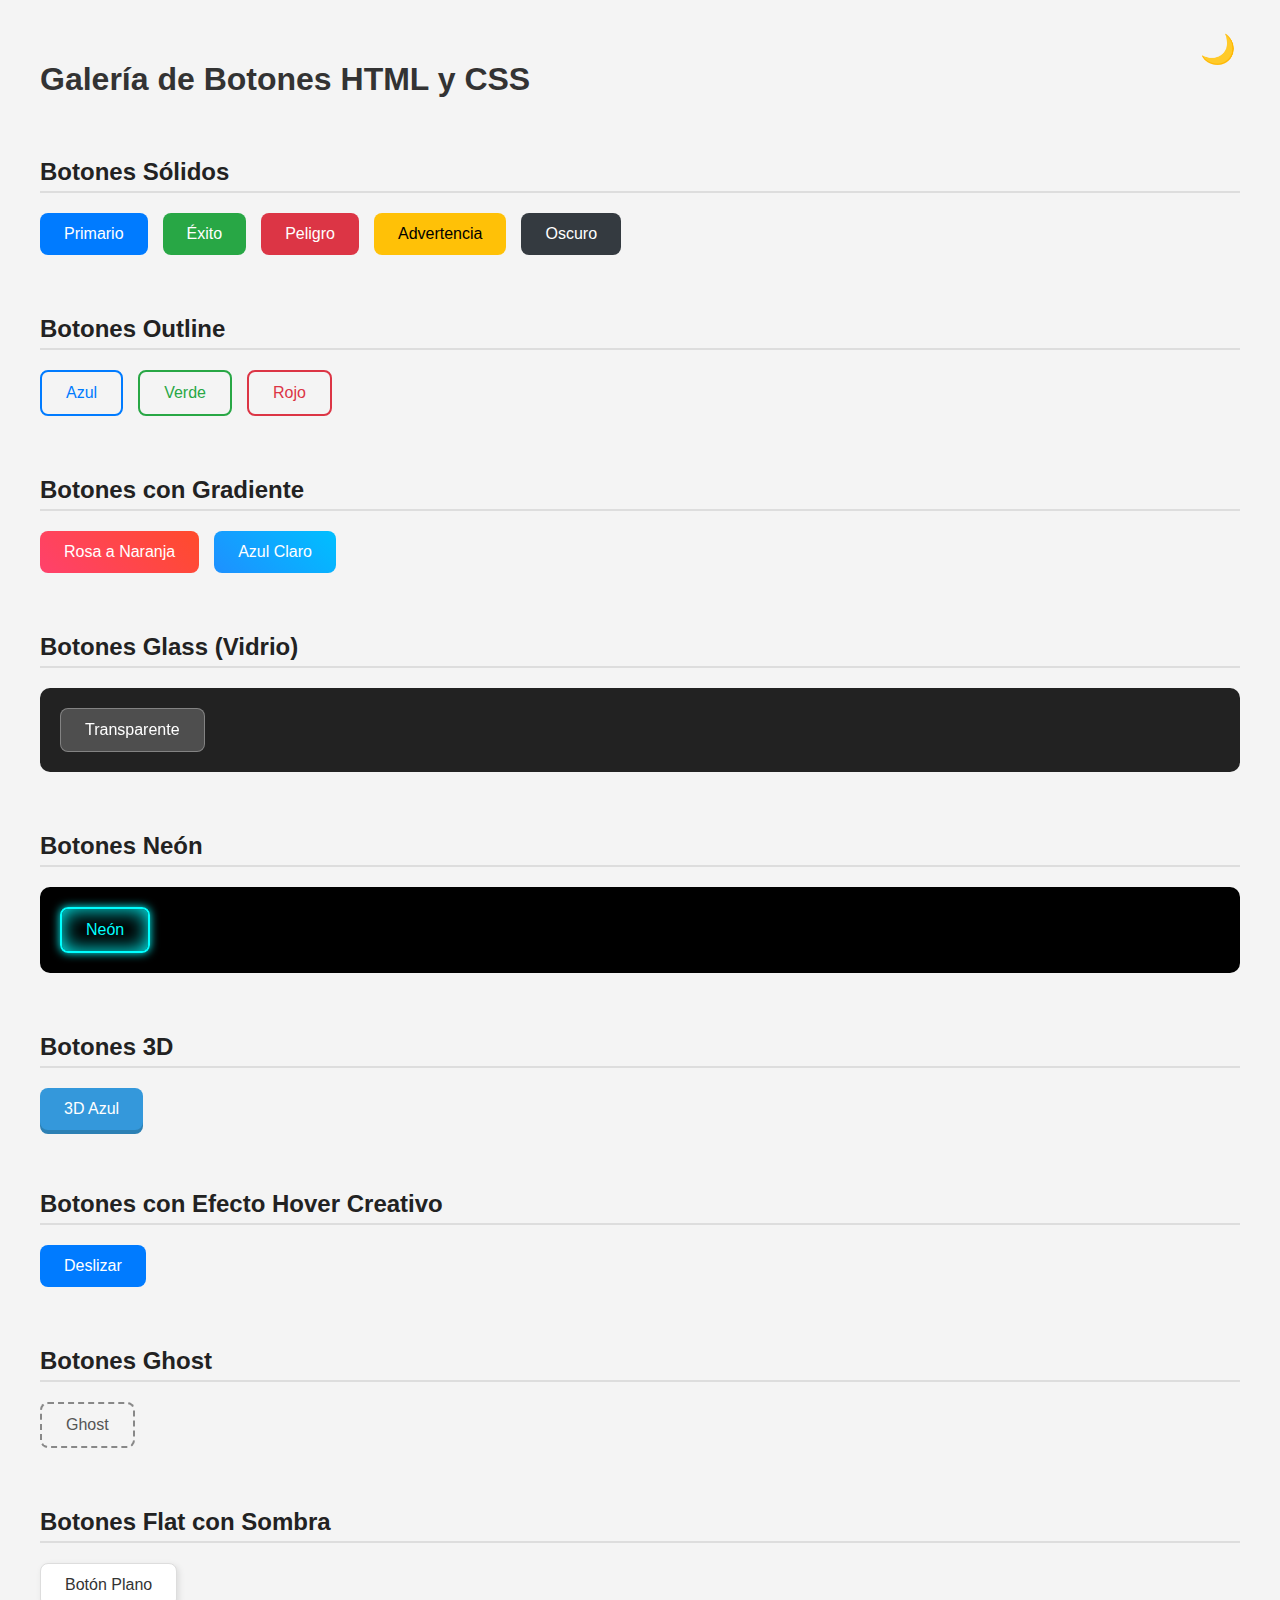
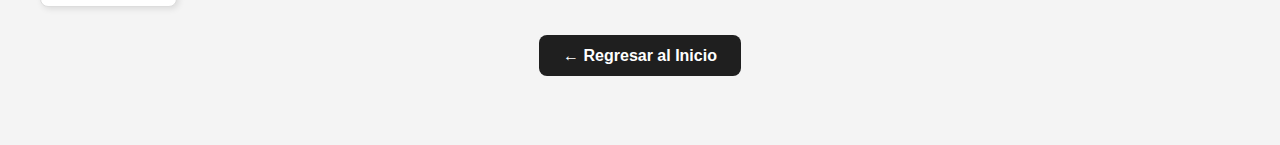
<file: botones.html>
<!DOCTYPE html>
<html lang="es">

<head>
  <meta charset="UTF-8">
  <meta name="viewport" content="width=device-width, initial-scale=1.0">
  <title>Galería de Botones</title>
  <!-- Botón modo oscuro -->
  <button class="theme-toggle" onclick="toggleTheme()">🌙</button>

  <style>
    body {
      margin: 0;
      font-family: 'Segoe UI', sans-serif;
      background: #f4f4f4;
      padding: 40px;
      color: #333;
    }

    h2 {
      margin-top: 60px;
      color: #222;
      border-bottom: 2px solid #ddd;
      padding-bottom: 5px;
    }

    .btn-container {
      display: flex;
      flex-wrap: wrap;
      gap: 15px;
      margin-top: 20px;
    }

    button {
      padding: 12px 24px;
      font-size: 16px;
      border: none;
      border-radius: 8px;
      cursor: pointer;
      transition: all 0.3s ease;
    }

    /* --- Botones sólidos --- */
    .btn-primary {
      background: #007bff;
      color: white;
    }

    .btn-primary:hover {
      background: #0056b3;
    }

    .btn-success {
      background: #28a745;
      color: white;
    }

    .btn-success:hover {
      background: #1d7d34;
    }

    .btn-danger {
      background: #dc3545;
      color: white;
    }

    .btn-danger:hover {
      background: #a71d2a;
    }

    .btn-warning {
      background: #ffc107;
      color: black;
    }

    .btn-warning:hover {
      background: #e0a800;
    }

    .btn-dark {
      background: #343a40;
      color: white;
    }

    .btn-dark:hover {
      background: #1d2124;
    }

    /* --- Botones outline --- */
    .btn-outline {
      background: transparent;
      border: 2px solid currentColor;
    }

    .btn-outline-blue {
      color: #007bff;
    }

    .btn-outline-blue:hover {
      background: #007bff;
      color: white;
    }

    .btn-outline-green {
      color: #28a745;
    }

    .btn-outline-green:hover {
      background: #28a745;
      color: white;
    }

    .btn-outline-red {
      color: #dc3545;
    }

    .btn-outline-red:hover {
      background: #dc3545;
      color: white;
    }

    /* --- Gradientes --- */
    .btn-gradient {
      color: white;
      background-image: linear-gradient(45deg, #ff416c, #ff4b2b);
      border: none;
    }

    .btn-gradient:hover {
      filter: brightness(1.1);
    }

    .btn-gradient-blue {
      background-image: linear-gradient(45deg, #1e90ff, #00bfff);
    }

    /* --- Glassmorphism --- */
    .btn-glass {
      background: rgba(255, 255, 255, 0.2);
      border: 1px solid rgba(255, 255, 255, 0.3);
      backdrop-filter: blur(10px);
      color: #fff;
    }

    .btn-glass:hover {
      background: rgba(255, 255, 255, 0.3);
    }

    /* --- Botones neón --- */
    .btn-neon {
      color: #0ff;
      border: 2px solid #0ff;
      background: transparent;
      box-shadow: 0 0 10px #0ff, 0 0 20px #0ff inset;
    }

    .btn-neon:hover {
      background: #0ff;
      color: #000;
      box-shadow: 0 0 20px #0ff, 0 0 30px #0ff inset;
    }

    /* --- Botones 3D --- */
    .btn-3d {
      background: #3498db;
      color: white;
      box-shadow: 0 4px #2c80b4;
    }

    .btn-3d:active {
      transform: translateY(4px);
      box-shadow: none;
    }

    /* --- Hover creativo --- */
    .btn-hover {
      position: relative;
      z-index: 1;
      overflow: hidden;
    }

    .btn-hover::before {
      content: "";
      position: absolute;
      left: -100%;
      top: 0;
      width: 100%;
      height: 100%;
      background: rgba(255, 255, 255, 0.3);
      transition: left 0.3s ease;
      z-index: 0;
    }

    .btn-hover:hover::before {
      left: 0;
    }

    /* --- Ghost / Transparentes --- */
    .btn-ghost {
      background: none;
      border: 2px dashed #888;
      color: #555;
    }

    .btn-ghost:hover {
      background: #eee;
      border-style: solid;
    }

    /* --- Flat + sombra --- */
    .btn-flat {
      background: #ffffff;
      border: 1px solid #ddd;
      box-shadow: 2px 2px 6px rgba(0, 0, 0, 0.1);
      color: #333;
    }

    .btn-flat:hover {
      background: #f1f1f1;
    }

    .return-button {
      text-align: center;
      margin: 40px 0;
    }

    .return-button a {
      background-color: #1f1f1f;
      color: #fff;
      padding: 12px 24px;
      border-radius: 8px;
      text-decoration: none;
      font-weight: bold;
      transition: background-color 0.3s ease;
    }

    .return-button a:hover {
      background-color: #444;
    }

    /* Botón de modo oscuro (solo emoji, arriba a la derecha) */
    .theme-toggle {
      position: fixed;
      top: 20px;
      right: 20px;
      background: none;
      border: none;
      font-size: 1.8rem;
      cursor: pointer;
      z-index: 1000;
      transition: transform 0.2s ease;
    }

    .theme-toggle:hover {
      transform: scale(1.2);
    }

    /* Modo oscuro */
    body.dark-mode {
      background: #1a1a1a;
      color: #f0f0f0;
    }

    body.dark-mode h2 {
      color: #fff;
      border-color: #444;
    }

    body.dark-mode .btn-flat {
      background: #333;
      color: #f0f0f0;
      border-color: #555;
    }

    body.dark-mode .btn-ghost {
      color: #ccc;
      border-color: #777;
    }

    body.dark-mode .btn-container {
      background-color: transparent;
    }
  </style>
</head>

<body>

  <h1>Galería de Botones HTML y CSS</h1>

  <h2>Botones Sólidos</h2>
  <div class="btn-container">
    <button class="btn-primary">Primario</button>
    <button class="btn-success">Éxito</button>
    <button class="btn-danger">Peligro</button>
    <button class="btn-warning">Advertencia</button>
    <button class="btn-dark">Oscuro</button>
  </div>

  <h2>Botones Outline</h2>
  <div class="btn-container">
    <button class="btn-outline btn-outline-blue">Azul</button>
    <button class="btn-outline btn-outline-green">Verde</button>
    <button class="btn-outline btn-outline-red">Rojo</button>
  </div>

  <h2>Botones con Gradiente</h2>
  <div class="btn-container">
    <button class="btn-gradient">Rosa a Naranja</button>
    <button class="btn-gradient btn-gradient-blue">Azul Claro</button>
  </div>

  <h2>Botones Glass (Vidrio)</h2>
  <div class="btn-container"
    style="background: url('https://www.transparenttextures.com/patterns/cubes.png') #222; padding: 20px; border-radius: 10px;">
    <button class="btn-glass">Transparente</button>
  </div>

  <h2>Botones Neón</h2>
  <div class="btn-container" style="background: #000; padding: 20px; border-radius: 10px;">
    <button class="btn-neon">Neón</button>
  </div>

  <h2>Botones 3D</h2>
  <div class="btn-container">
    <button class="btn-3d">3D Azul</button>
  </div>

  <h2>Botones con Efecto Hover Creativo</h2>
  <div class="btn-container">
    <button class="btn-primary btn-hover">Deslizar</button>
  </div>

  <h2>Botones Ghost</h2>
  <div class="btn-container">
    <button class="btn-ghost">Ghost</button>
  </div>

  <h2>Botones Flat con Sombra</h2>
  <div class="btn-container">
    <button class="btn-flat">Botón Plano</button>
  </div>
  <div class="return-button">
    <a href="index.html">← Regresar al Inicio</a>
  </div>
  <script>
    function toggleTheme() {
      document.body.classList.toggle('dark-mode');
      const btn = document.querySelector('.theme-toggle');
      btn.textContent = document.body.classList.contains('dark-mode') ? '☀️' : '🌙';
    }
  </script>

</body>

</html>
</file>
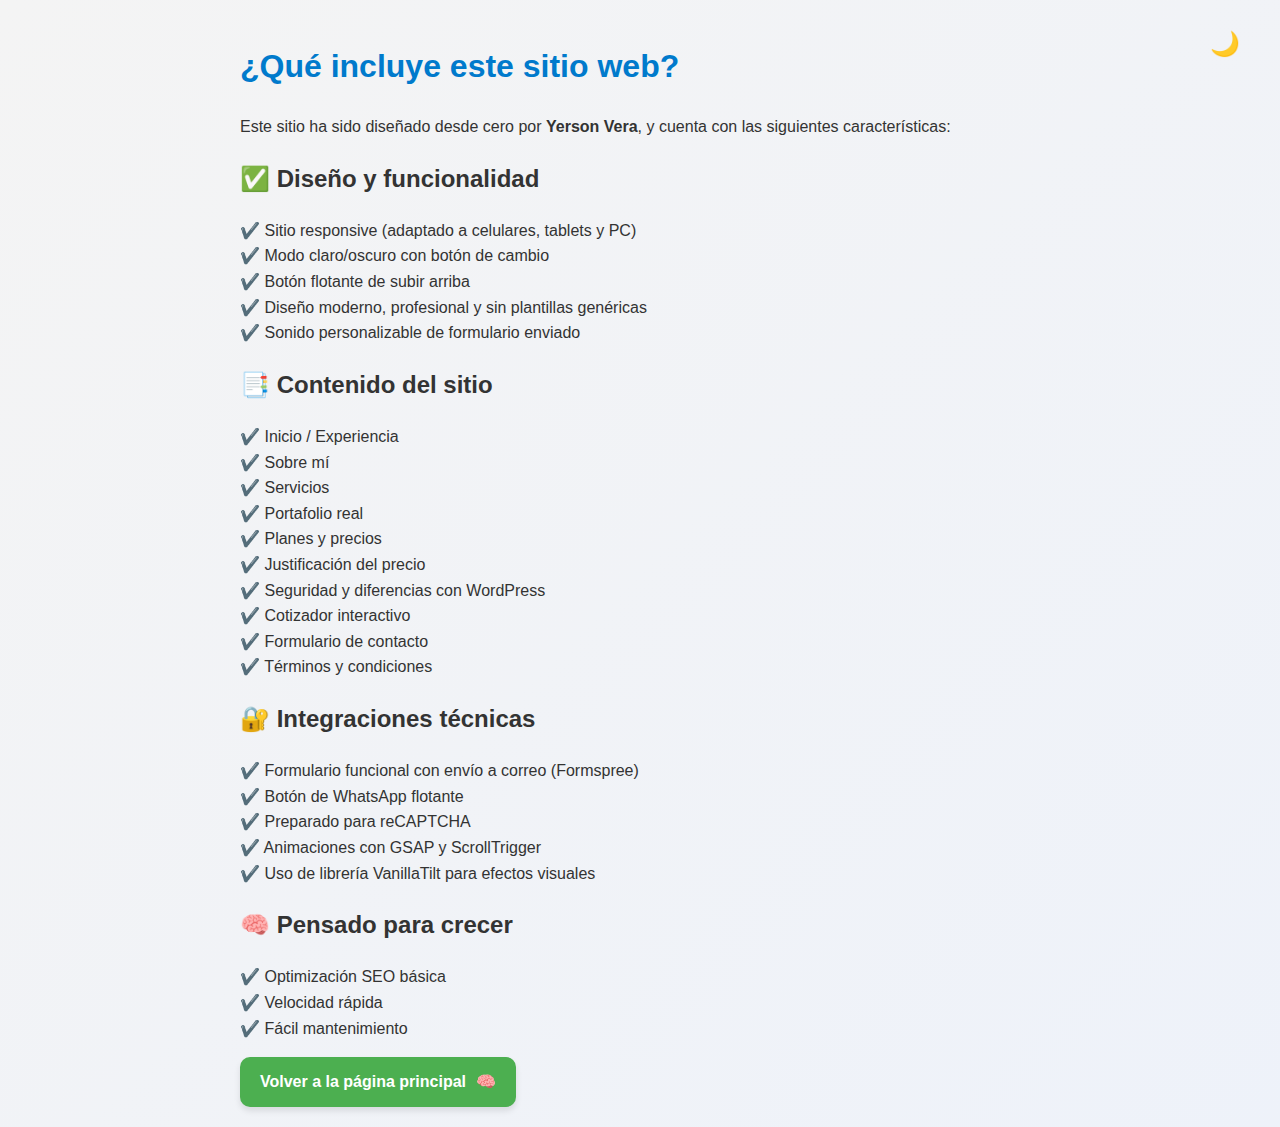
<file: detalles.html>
<!DOCTYPE html>
<html lang="es">
<head>
  <meta charset="UTF-8">
  <title>Detalles del Sitio Web</title>
  <meta name="viewport" content="width=device-width, initial-scale=1.0">
  <link rel="stylesheet" href="estilos.css">
  <style>
    body {
      font-family: 'Segoe UI', sans-serif;
      padding: 20px;
      max-width: 800px;
      margin: auto;
      line-height: 1.6;
    }

    h1 {
      color: #007acc;
    }

    ul {
      list-style: none;
      padding: 0;
    }

    ul li::before {
      content: "✔️ ";
      color: green;
    }

    a {
      color: #007acc;
    }

    #modo-oscuro-toggle {
      position: fixed;
      top: 20px;
      right: 20px;
      background: none;
      border: none;
      font-size: 1.5rem;
      cursor: pointer;
      transition: transform 0.3s ease;
      z-index: 999;
    }

    #modo-oscuro-toggle.animando {
      transform: rotate(360deg);
    }

    body.oscuro {
      background-color: #121212;
      color: white;
    }
  </style>
</head>
<body>

  <!-- Botón modo oscuro -->
  <button id="modo-oscuro-toggle" title="Modo oscuro 🌙">🌙</button>

  <h1>¿Qué incluye este sitio web?</h1>
  <p>Este sitio ha sido diseñado desde cero por <strong>Yerson Vera</strong>, y cuenta con las siguientes características:</p>

  <h2>✅ Diseño y funcionalidad</h2>
  <ul>
    <li>Sitio responsive (adaptado a celulares, tablets y PC)</li>
    <li>Modo claro/oscuro con botón de cambio</li>
    <li>Botón flotante de subir arriba</li>
    <li>Diseño moderno, profesional y sin plantillas genéricas</li>
    <li>Sonido personalizable de formulario enviado</li>
  </ul>

  <h2>📑 Contenido del sitio</h2>
  <ul>
    <li>Inicio / Experiencia</li>
    <li>Sobre mí</li>
    <li>Servicios</li>
    <li>Portafolio real</li>
    <li>Planes y precios</li>
    <li>Justificación del precio</li>
    <li>Seguridad y diferencias con WordPress</li>
    <li>Cotizador interactivo</li>
    <li>Formulario de contacto</li>
    <li>Términos y condiciones</li>
  </ul>

  <h2>🔐 Integraciones técnicas</h2>
  <ul>
    <li>Formulario funcional con envío a correo (Formspree)</li>
    <li>Botón de WhatsApp flotante</li>
    <li>Preparado para reCAPTCHA</li>
    <li>Animaciones con GSAP y ScrollTrigger</li>
    <li>Uso de librería VanillaTilt para efectos visuales</li>
  </ul>

  <h2>🧠 Pensado para crecer</h2>
  <ul>
    <li>Optimización SEO básica</li>
    <li>Velocidad rápida</li>
    <li>Fácil mantenimiento</li>
  </ul>

  <a href="index.html" class="boton-volver">
  Volver a la página principal
  <span class="emoji-rotativo">🧠</span>
</a>
<!-- ... justo antes de cerrar el body -->
<style>
  .boton-volver {
    display: inline-flex;
    align-items: center;
    gap: 10px;
    background-color: #4CAF50;
    color: white;
    padding: 12px 20px;
    border: none;
    border-radius: 10px;
    text-decoration: none;
    font-weight: bold;
    font-size: 1rem;
    box-shadow: 0 4px 6px rgba(0,0,0,0.1);
    transition: background-color 0.3s ease;
  }

  .boton-volver:hover {
    background-color: #45a049;
  }

  .emoji-rotativo {
    display: inline-block;
    animation: rotarEmojis 2s infinite ease-in-out;
  }

  @keyframes rotarEmojis {
    0% { content: "🧠"; transform: translateY(0); }
    25% { content: "🔐"; transform: translateY(-5px); }
    50% { content: "📑"; transform: translateY(0); }
    75% { content: "✅"; transform: translateY(-5px); }
    100% { content: "🧠"; transform: translateY(0); }
  }

  .rebote {
    animation: rebote 0.4s ease;
  }

  @keyframes rebote {
    0%   { transform: translateY(0); }
    50%  { transform: translateY(-8px); }
    100% { transform: translateY(0); }
  }
</style>

<script>
  document.addEventListener("DOMContentLoaded", () => {
    const emoji = document.querySelector('.emoji-rotativo');
    const lista = ["🧠", "🔐", "📑", "✅"];
    let i = 0;

    setInterval(() => {
      emoji.textContent = lista[i];
      emoji.classList.remove("rebote");
      void emoji.offsetWidth; // Reinicia animación
      emoji.classList.add("rebote");
      i = (i + 1) % lista.length;
    }, 1000);
  });
</script>

  <script>
    document.addEventListener("DOMContentLoaded", () => {
      const body = document.body;
      const toggle = document.getElementById("modo-oscuro-toggle");

      if (localStorage.getItem("modoOscuro") === "true") {
        body.classList.add("oscuro");
      }

      if (toggle) {
        toggle.addEventListener("click", () => {
          body.classList.toggle("oscuro");
          toggle.classList.add("animando");
          setTimeout(() => toggle.classList.remove("animando"), 300);
          localStorage.setItem("modoOscuro", body.classList.contains("oscuro"));
        });
      }
    });
  </script>

</body>
</html>
</file>
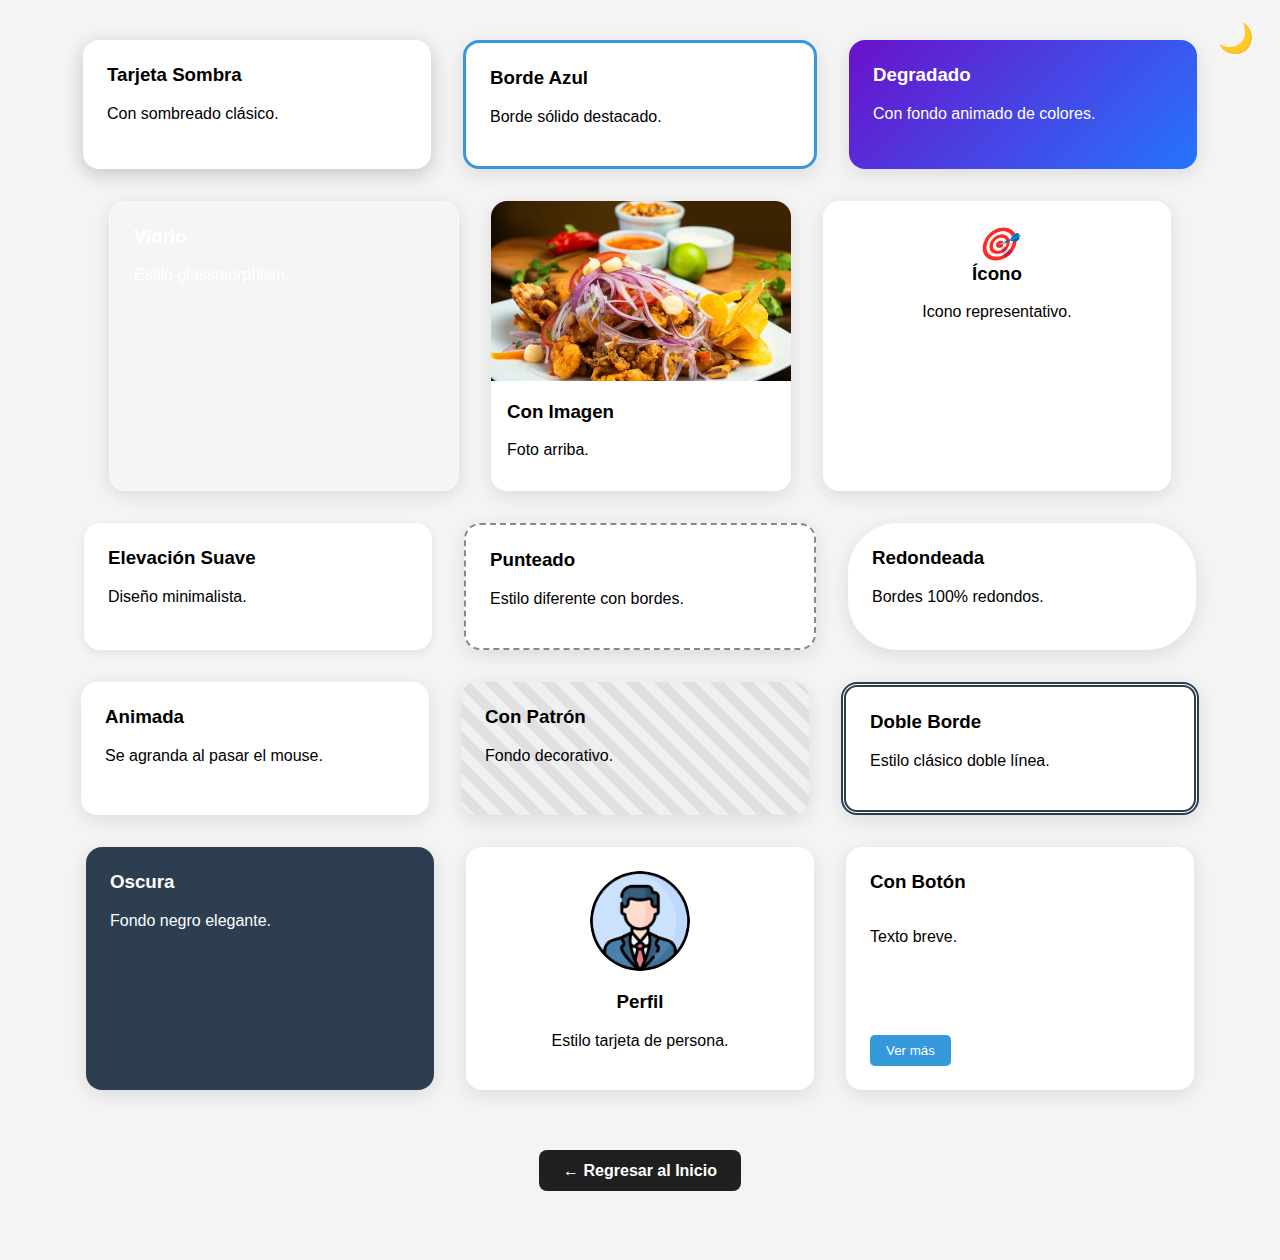
<file: targetas.html>
<!DOCTYPE html>
<html lang="es">

<head>
  <meta charset="UTF-8" />
  <meta name="viewport" content="width=device-width, initial-scale=1.0" />
  <title>Estilos de Tarjetas</title>
  <style>
    body {
      background: #f4f4f4;
      font-family: sans-serif;
      display: flex;
      flex-wrap: wrap;
      justify-content: center;
      padding: 2rem;
      gap: 2rem;
      transition: background 0.3s ease, color 0.3s ease;
    }

    body.dark-mode {
      background: #121212;
      color: white;
    }

    .card {
      width: 300px;
      padding: 1.5rem;
      border-radius: 1rem;
      box-shadow: 0 5px 20px rgba(0, 0, 0, 0.1);
      background: white;
      transition: 0.3s ease;
    }

    .card:hover {
      transform: translateY(-5px);
    }

    body.dark-mode .card {
      background: #1f1f1f;
      color: white;
      box-shadow: 0 5px 20px rgba(255, 255, 255, 0.05);
    }

    .card h3 {
      margin-top: 0;
    }

    .card.shadow {
      box-shadow: 0 5px 20px rgba(0, 0, 0, 0.2);
    }

    .card.border {
      border: 3px solid #3498db;
    }

    .card.gradient {
      background: linear-gradient(135deg, #6a11cb 0%, #2575fc 100%);
      color: white;
    }

    .card.glass {
      background: rgba(255, 255, 255, 0.1);
      backdrop-filter: blur(10px);
      border: 1px solid rgba(255, 255, 255, 0.3);
      color: white;
    }

    .card.image-top {
      padding: 0;
      overflow: hidden;
    }

    .card.image-top img {
      width: 100%;
      height: 180px;
      object-fit: cover;
    }

    .card.image-top .content {
      padding: 1rem;
    }

    .card.icon {
      text-align: center;
    }

    .card.icon i {
      font-size: 2rem;
      margin-bottom: 1rem;
    }

    .card.soft {
      box-shadow: 0 3px 10px rgba(0, 0, 0, 0.08);
    }

    .card.dashed {
      border: 2px dashed #7f8c8d;
    }

    .card.rounded {
      border-radius: 50px;
    }

    .card.animated:hover {
      transform: scale(1.05) rotate(1deg);
    }

    .card.pattern {
      background-image: repeating-linear-gradient(45deg, #f0f0f0, #f0f0f0 10px, #e0e0e0 10px, #e0e0e0 20px);
    }

    .card.double-border {
      border: 5px double #2c3e50;
    }

    .card.dark {
      background: #2c3e50;
      color: white;
    }

    .card.profile {
      text-align: center;
    }

    .card.profile img {
      width: 100px;
      border-radius: 50%;
      margin-bottom: 1rem;
    }

    .card.with-button {
      display: flex;
      flex-direction: column;
      align-items: start;
    }

    .card.with-button button {
      margin-top: auto;
      padding: 0.5rem 1rem;
      border: none;
      background: #3498db;
      color: white;
      border-radius: 5px;
      cursor: pointer;
    }

    .return-button {
      text-align: center;
      margin: 40px 0;
      width: 100%;
    }

    .return-button a {
      background-color: #1f1f1f;
      color: #fff;
      padding: 12px 24px;
      border-radius: 8px;
      text-decoration: none;
      font-weight: bold;
      transition: background-color 0.3s ease;
    }

    .return-button a:hover {
      background-color: #444;
    }

    /* BOTÓN FLOTANTE ARRIBA A LA DERECHA */
    .theme-toggle {
  position: fixed;
  top: 20px;
  right: 20px;
  background: none;
  border: none;
  font-size: 1.8rem;
  cursor: pointer;
  z-index: 1000;
  transition: transform 0.2s ease;
}

.theme-toggle:hover {
  transform: scale(1.2);
}

  </style>
</head>

<body>

  <!-- Tarjetas -->
  <div class="card shadow">
    <h3>Tarjeta Sombra</h3>
    <p>Con sombreado clásico.</p>
  </div>

  <div class="card border">
    <h3>Borde Azul</h3>
    <p>Borde sólido destacado.</p>
  </div>

  <div class="card gradient">
    <h3>Degradado</h3>
    <p>Con fondo animado de colores.</p>
  </div>

  <div class="card glass">
    <h3>Vidrio</h3>
    <p>Estilo glassmorphism.</p>
  </div>

  <div class="card image-top">
    <img src="jalea-mixta.webp" alt="fotoceviche" />
    <div class="content">
      <h3>Con Imagen</h3>
      <p>Foto arriba.</p>
    </div>
  </div>

  <div class="card icon"><i>🎯</i>
    <h3>Ícono</h3>
    <p>Icono representativo.</p>
  </div>

  <div class="card soft">
    <h3>Elevación Suave</h3>
    <p>Diseño minimalista.</p>
  </div>

  <div class="card dashed">
    <h3>Punteado</h3>
    <p>Estilo diferente con bordes.</p>
  </div>

  <div class="card rounded">
    <h3>Redondeada</h3>
    <p>Bordes 100% redondos.</p>
  </div>

  <div class="card animated">
    <h3>Animada</h3>
    <p>Se agranda al pasar el mouse.</p>
  </div>

  <div class="card pattern">
    <h3>Con Patrón</h3>
    <p>Fondo decorativo.</p>
  </div>

  <div class="card double-border">
    <h3>Doble Borde</h3>
    <p>Estilo clásico doble línea.</p>
  </div>

  <div class="card dark">
    <h3>Oscura</h3>
    <p>Fondo negro elegante.</p>
  </div>

  <div class="card profile">
    <img src="perfil.png" alt="Perfil" />
    <h3>Perfil</h3>
    <p>Estilo tarjeta de persona.</p>
  </div>

  <div class="card with-button">
    <h3>Con Botón</h3>
    <p>Texto breve.</p>
    <button>Ver más</button>
  </div>

  <div class="return-button">
    <a href="index.html">← Regresar al Inicio</a>
  </div>

  <!-- BOTÓN DE MODO OSCURO -->
  <button class="theme-toggle" onclick="toggleTheme()">🌙</button>

  <script>
    function toggleTheme() {
      document.body.classList.toggle('dark-mode');
      const btn = document.querySelector('.theme-toggle');
      btn.textContent = document.body.classList.contains('dark-mode') ? '☀️' : '🌙';
    }
  </script>

</body>

</html>
</file>
<file: estilos.css>
body {
  font-family: 'Segoe UI', sans-serif;
  margin: 0;
  padding: 0;
  background: #f4f4f4;
  color: #333;
  transition: background-color 0.3s ease, color 0.3s ease;
}

header {
  background: #111;
  color: #fff;
  padding: 20px;
  text-align: center;
  transition: background-color 0.3s ease;
}

nav ul {
  list-style: none;
  display: flex;
  justify-content: center;
  padding: 0;
}

nav ul li {
  margin: 0 15px;
}

nav a {
  color: #fff;
  text-decoration: none;
  transition: color 0.3s ease;
}

section {
  padding: 60px 20px;
  max-width: 900px;
  margin: auto;
}

form input,
form textarea {
  width: 100%;
  padding: 10px;
  margin-bottom: 15px;
  border: 1px solid #ccc;
  border-radius: 8px;
  font-size: 16px;
  box-sizing: border-box;
}

button {
  background: #111;
  color: white;
  padding: 10px 20px;
  border: none;
  border-radius: 6px;
  cursor: pointer;
  transition: background-color 0.3s ease;
}

/* Modo oscuro */
body.oscuro {
  background-color: #111;
  color: #f4f4f4;
}

body.oscuro header {
  background-color: #222;
}

body.oscuro nav a {
  color: #f4f4f4;
}

body.oscuro button {
  background-color: #444;
  color: #f4f4f4;
}

/* Mensaje de éxito */
#mensaje-enviado {
  background-color: #dff0d8;
  color: #3c763d;
  padding: 12px 20px;
  border-radius: 6px;
  border: 1px solid #c3e6cb;
  font-weight: bold;
  box-shadow: 0 0 5px rgba(0, 0, 0, 0.1);
  opacity: 0;
  transform: translateY(10px);
  transition: all 0.4s ease;
  display: none;
}

#mensaje-enviado.mostrar {
  display: block;
  opacity: 1;
  transform: translateY(0);
}

/* Estilos para los planes */
.plan {
  background: #fff;
  padding: 20px;
  margin: 20px 0;
  border-radius: 10px;
  box-shadow: 0 0 10px rgba(0, 0, 0, 0.05);
  transition: transform 0.2s ease, border 0.3s ease;
}

.plan:hover {
  transform: translateY(-4px);
}

.plan h3 {
  margin-top: 0;
  color: #111;
}

body.oscuro .plan {
  background: #1c1c1c;
  color: #f4f4f4;
  border: 1px solid rgba(255, 255, 255, 0.2);
  box-shadow: 0 0 10px rgba(255, 255, 255, 0.05);
}

body.oscuro .plan:hover {
  border: 1px solid rgba(255, 255, 255, 0.5);
}

#justificacion ul {
  padding-left: 20px;
}

#justificacion li {
  margin-bottom: 10px;
}

.plan h3 {
  margin-top: 0;
  color: #111;
}

body.oscuro .plan h3 {
  color: #ffffff;
}

/* -------------------------------
   Estilos destacados y responsive
-------------------------------- */
#sobre-mi h2 {
  font-size: 2rem;
  font-weight: 700;
  color: #007acc;
  border-left: 5px solid #007acc;
  padding-left: 12px;
  margin-bottom: 20px;
}

section h2 {
  font-size: 1.8rem;
  margin-bottom: 15px;
  color: #222;
  font-weight: 600;
  position: relative;
  padding-left: 10px;
  border-left: 4px solid #007acc;
}

body.oscuro section h2 {
  color: #f0f0f0;
  border-left-color: #00bfff;
}

header h1 {
  font-size: 1.6rem;
  color: #007acc;
  margin: 0;
  font-weight: bold;
}

/* --------------------
   Responsive: Celulares
--------------------- */
@media (max-width: 600px) {
  header h1 {
    font-size: 1.3rem;
    text-align: center;
  }

  #sobre-mi h2 {
    font-size: 1.5rem;
  }

  section h2 {
    font-size: 1.4rem;
  }

  header nav ul {
    flex-wrap: wrap;
    gap: 8px;
    padding-left: 0;
  }

  header nav ul li {
    margin: 5px 0;
  }
}

/* Animación de rebote */
#modo-oscuro-toggle.animando {
  animation: rebote 0.3s ease;
}

@keyframes rebote {
  0% {
    transform: scale(1);
  }

  50% {
    transform: scale(1.3);
  }

  100% {
    transform: scale(1);
  }
}

/* Animación elegante para elementos del nav y título */

header h1,
nav a {
  display: inline-block;
  position: relative;
  transition: transform 0.3s ease, color 0.3s ease;
}

header h1:hover,
nav a:hover {
  transform: translateY(-4px);
  color: #00bfff;
  /* celeste vibrante */
}

/* Subrayado animado */
nav a::after {
  content: "";
  position: absolute;
  left: 0;
  bottom: -4px;
  width: 0%;
  height: 2px;
  background-color: #00bfff;
  transition: width 0.3s ease;
}

nav a:hover::after {
  width: 100%;
}

/* En modo oscuro cambia el color del subrayado */
body.oscuro nav a:hover {
  color: #00bfff;
}

body.oscuro nav a::after {
  background-color: #00bfff;
}

.aparecer {
  opacity: 0;
  transform: translateY(30px);
  transition: opacity 0.6s ease, transform 0.6s ease;
}

.aparecer.visible {
  opacity: 1;
  transform: translateY(0);
}

button:active {
  transform: scale(0.97);
}

body {
  background: linear-gradient(-45deg, #f4f4f4, #e8f0ff, #f4f4f4);
  background-size: 400% 400%;
  animation: fondoAnimado 12s ease infinite;
}

@keyframes fondoAnimado {
  0% {
    background-position: 0% 50%;
  }

  50% {
    background-position: 100% 50%;
  }

  100% {
    background-position: 0% 50%;
  }
}

body.oscuro {
  background: linear-gradient(-45deg, #111, #222, #111);
}

.aparecer {
  opacity: 0;
  transform: translateY(30px);
  transition: opacity 0.6s ease, transform 0.6s ease;
}

.aparecer.visible {
  opacity: 1;
  transform: translateY(0);
}

nav a.activo {
  color: #00bfff;
  font-weight: bold;
}

body.oscuro nav a.activo {
  color: #00bfff;
}

.boton-arriba {
  position: fixed;
  bottom: 90px;
  right: 20px;
  width: 48px;
  height: 48px;
  background-color: rgba(0, 0, 0, 0.6);
  /* Fondo oscuro semitransparente */
  color: #fff;
  /* Flecha blanca */
  font-size: 24px;
  border-radius: 50%;
  display: flex;
  align-items: center;
  justify-content: center;
  text-decoration: none;
  box-shadow: 0 4px 10px rgba(0, 0, 0, 0.4);
  cursor: pointer;
  z-index: 999;
  opacity: 0;
  transform: scale(0.8);
  transition: opacity 0.4s ease, transform 0.4s ease;
}

.boton-arriba.visible {
  opacity: 1;
  transform: scale(1);
}

/* En modo oscuro: mantener la flecha blanca y fondo ligeramente más claro */
body.oscuro .boton-arriba {
  background-color: rgba(255, 255, 255, 0.15);
  color: #fff;
}

@keyframes pulso-suave {
  0% {
    transform: scale(1);
    box-shadow: 0 0 0 0 rgba(255, 255, 255, 0.2);
  }

  70% {
    transform: scale(1.05);
    box-shadow: 0 0 0 10px rgba(255, 255, 255, 0);
  }

  100% {
    transform: scale(1);
    box-shadow: 0 0 0 0 rgba(255, 255, 255, 0);
  }
}

.slogan {
  font-size: 1.1rem;
  font-weight: 400;
  color: #555;
  font-style: italic;
  text-align: center;
  margin-top: -0.5rem;
  margin-bottom: 1rem;
}

.slogan {
  font-size: 1.1rem;
  color: #666;
  text-align: center;
  margin: 0.3rem 0 1rem;
  font-style: italic;
  opacity: 0.85;
}

.slogan:hover {
  color: #007acc;
  text-decoration: underline;
  transition: color 0.3s ease;
}

.errores-formulario {
  color: #b10000;
  background: #ffecec;
  border: 1px solid #ff7a7a;
  padding: 0.8rem;
  margin-bottom: 1rem;
  border-radius: 5px;
  display: none;
  font-size: 0.9rem;
}

.errores-formulario.mostrar {
  display: block;
}

.plan {
  perspective: 1000px;
  transform-style: preserve-3d;
  will-change: transform;
}

#cotizador {
  background: #fff;
  border-radius: 10px;
  padding: 30px;
  margin-bottom: 40px;
  box-shadow: 0 0 12px rgba(0, 0, 0, 0.05);
}

body.oscuro #cotizador {
  background: #1a1a1a;
  color: #f0f0f0;
  box-shadow: 0 0 12px rgba(255, 255, 255, 0.05);
}

#cotizador h2 {
  margin-top: 0;
  color: #007acc;
}

#form-cotizador label {
  display: block;
  margin: 10px 0;
  font-size: 1rem;
}

.total-cotizacion {
  font-size: 1.2rem;
  margin-top: 20px;
  font-weight: bold;
  color: #007acc;
}

.cotizador-grid {
  display: grid;
  grid-template-columns: repeat(auto-fit, minmax(260px, 1fr));
  gap: 1rem;
  margin-top: 1rem;
}

.item-cotizador {
  display: flex;
  align-items: center;
  padding: 1rem;
  background-color: #fff;
  border-radius: 12px;
  border: 2px solid #ccc;
  transition: transform 0.2s ease, box-shadow 0.2s ease;
  font-weight: 500;
  cursor: pointer;
}

.item-cotizador:hover {
  transform: translateY(-4px);
  box-shadow: 0 4px 12px rgba(0, 0, 0, 0.08);
}

.item-cotizador input {
  margin-right: 0.75rem;
  transform: scale(1.2);
}




/* Efecto flotante */
#form-cotizador label:hover {
  transform: translateY(-2px);
}

/* Ajustes de checkbox */
#form-cotizador input[type="checkbox"] {
  margin-right: 10px;
}


#precios h2 {
  font-size: 2.4rem;
  font-weight: 800;
  color: #007acc;
  text-align: center;
  position: relative;
  margin-bottom: 40px;
  text-transform: uppercase;
  letter-spacing: 1px;
}

body.oscuro #precios h2 {
  color: #00bfff;
}

#precios h2::after {
  content: "";
  display: block;
  width: 80px;
  height: 4px;
  background-color: #007acc;
  margin: 10px auto 0;
  border-radius: 4px;
}

body.oscuro #precios h2::after {
  background-color: #00bfff;
}

.item-cotizador.active {
  background-color: #0d6efd;
  color: white;
  border-color: #0d6efd;
  box-shadow: 0 4px 12px rgba(13, 110, 253, 0.4);
  transform: scale(1.02);
}

#mensaje-enviado {
  opacity: 0;
  transition: opacity 0.5s ease;
  color: green;
  margin-top: 10px;
}

#mensaje-enviado.mostrar {
  opacity: 1;
}

#terminos-condiciones {
  background-color: #f8f8f8;
  padding: 2rem;
  font-size: 0.95rem;
  border-top: 1px solid #ddd;
  color: #333;
}

#terminos-condiciones h2 {
  margin-bottom: 1rem;
}

#terminos-condiciones ul {
  padding-left: 1.2rem;
  list-style-type: none;
}

#terminos-condiciones ul li::before {
  content: "✔️ ";
  margin-right: 0.5rem;
}

.item-cotizador {
  padding: 10px 16px;
  margin: 6px;
  border: 2px solid #007acc;
  border-radius: 8px;
  background-color: white;
  color: #007acc;
  font-weight: bold;
  cursor: pointer;
  transition: all 0.3s ease;
}

.item-cotizador:hover {
  background-color: #007acc;
  color: white;
}

.item-cotizador.active {
  background-color: #007acc;
  color: white;
}

body.oscuro .item-cotizador {
  background-color: #1a1a1a;
  color: white;
  border-color: white;
}

body.oscuro .item-cotizador:hover,
body.oscuro .item-cotizador.active {
  background-color: white;
  color: #1a1a1a;
}

.btn-outline-primary {
  background-color: white;
  color: #007bff;
  border: 2px solid #007bff;
}

.btn-outline-primary:hover {
  background-color: #007bff;
  color: white;
}

.item-cotizador:hover,
.item-cotizador.active {
  background-color: #007acc;
  color: white;
}

body.oscuro #terminos-condiciones {
  background-color: #1a1a1a;
  color: #f0f0f0;
  border-top: 1px solid #444;
}

body.oscuro #terminos-condiciones ul li::before {
  content: "✔️ ";
  color: #00bfff;
}

body.oscuro #terminos-condiciones {
  background-color: #111;
  color: #eee;
}

body.oscuro #terminos-condiciones a {
  color: #4fc3f7;
}

.boton-informativo {
  position: fixed;
  top: 20px;
  right: 20px;
  background-color: #007acc;
  color: white;
  padding: 10px 18px;
  border-radius: 8px;
  font-weight: bold;
  text-decoration: none;
  box-shadow: 0 4px 10px rgba(0, 0, 0, 0.2);
  z-index: 9999;
  transition: background-color 0.3s ease;
}

.boton-informativo:hover {
  background-color: #005fa3;
}

.item-cotizador:hover {
  transform: scale(0.97);
  transition: transform 0.1s ease;
}

@media (max-width: 768px) {
  body {
    font-size: 16px;
    padding: 0 1rem;
  }

  header nav ul {
    display: none;
    /* Oculta menú en móvil */
    flex-direction: column;
    background-color: #007acc;
    position: absolute;
    top: 60px;
    left: 0;
    width: 100%;
    padding: 1rem 0;
    z-index: 1000;
  }

  header nav ul.show {
    display: flex;
  }

  header nav li {
    margin: 0.5rem 0;
    text-align: center;
  }

  #modo-oscuro-toggle {
    position: absolute;
    right: 1rem;
    top: 1rem;
  }

  header h1 {
    font-size: 1.8rem;
    text-align: center;
  }

  .plan {
    padding: 1rem;
    margin-bottom: 2rem;
  }

  .cotizador-grid {
    display: flex;
    flex-direction: column;
    gap: 0.5rem;
  }

  input,
  textarea,
  button {
    width: 100%;
    font-size: 1rem;
  }

  .boton-whatsapp,
  .boton-informativo {
    right: 1rem;
    bottom: 1rem;
    width: 50px;
    height: 50px;
  }

  footer p {
    font-size: 0.9rem;
    text-align: center;
  }
}

#modo-oscuro-toggle {
  position: absolute;
  top: 1rem;
  right: 1rem;
  background: none;
  border: none;
  font-size: 1.5rem;
  cursor: pointer;
  z-index: 10;
}

/* Ajuste solo para pantallas pequeñas */
@media (max-width: 768px) {
  header {
    position: relative;
    padding-top: 3rem;
    /* Espacio para que no tape el título */
  }

  h1 {
    text-align: center;
    margin-top: 1rem;
  }

  #modo-oscuro-toggle {
    top: 0.5rem;
    right: 0.5rem;
  }
}

#explorar-estilos {
  text-align: center;
  padding: 60px 20px;
}

#explorar-estilos h2 {
  font-size: 28px;
  margin-bottom: 30px;
}

.botones-demo {
  display: flex;
  justify-content: center;
  gap: 20px;
  flex-wrap: wrap;
}

.btn-demo {
  padding: 14px 28px;
  background-color: #007acc;
  color: white;
  border-radius: 8px;
  text-decoration: none;
  font-size: 16px;
  font-weight: 600;
  transition: background-color 0.3s ease;
}

.btn-demo:hover {
  background-color: #005fa3;
}
</file>
